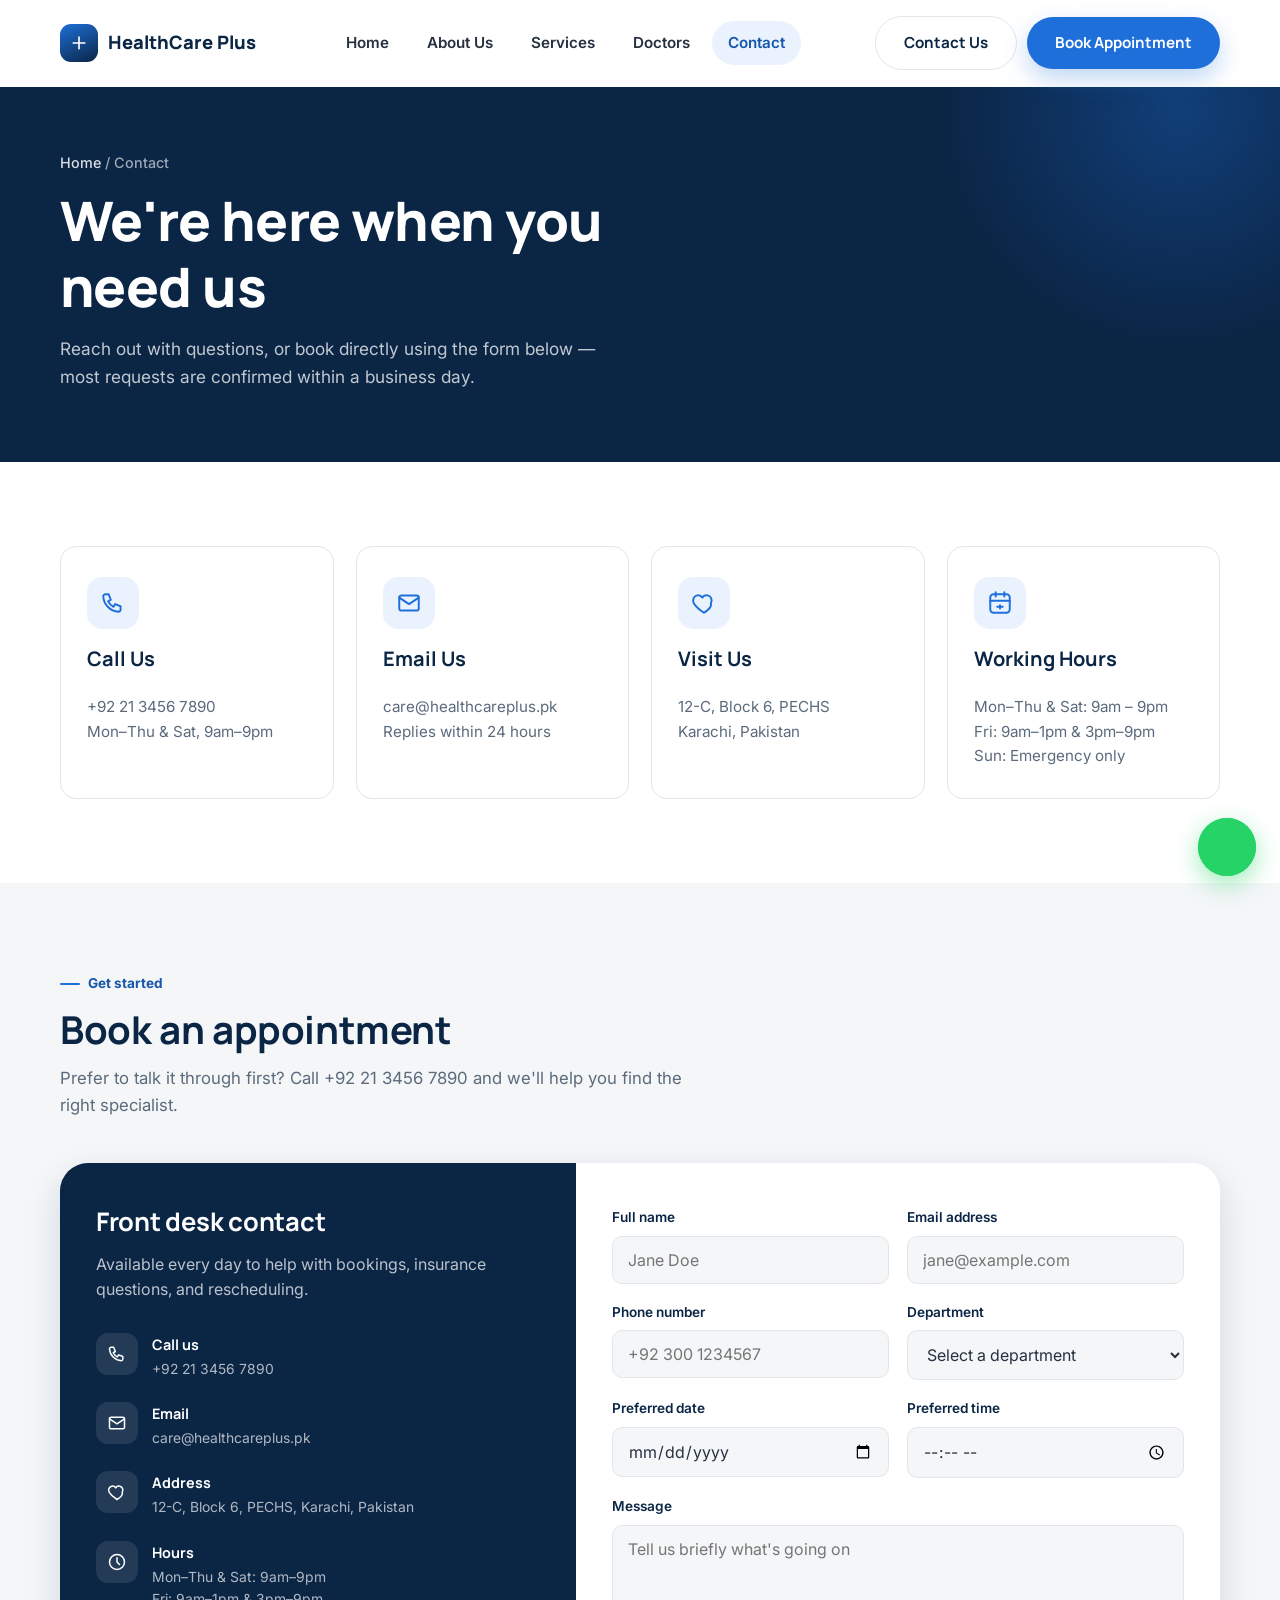
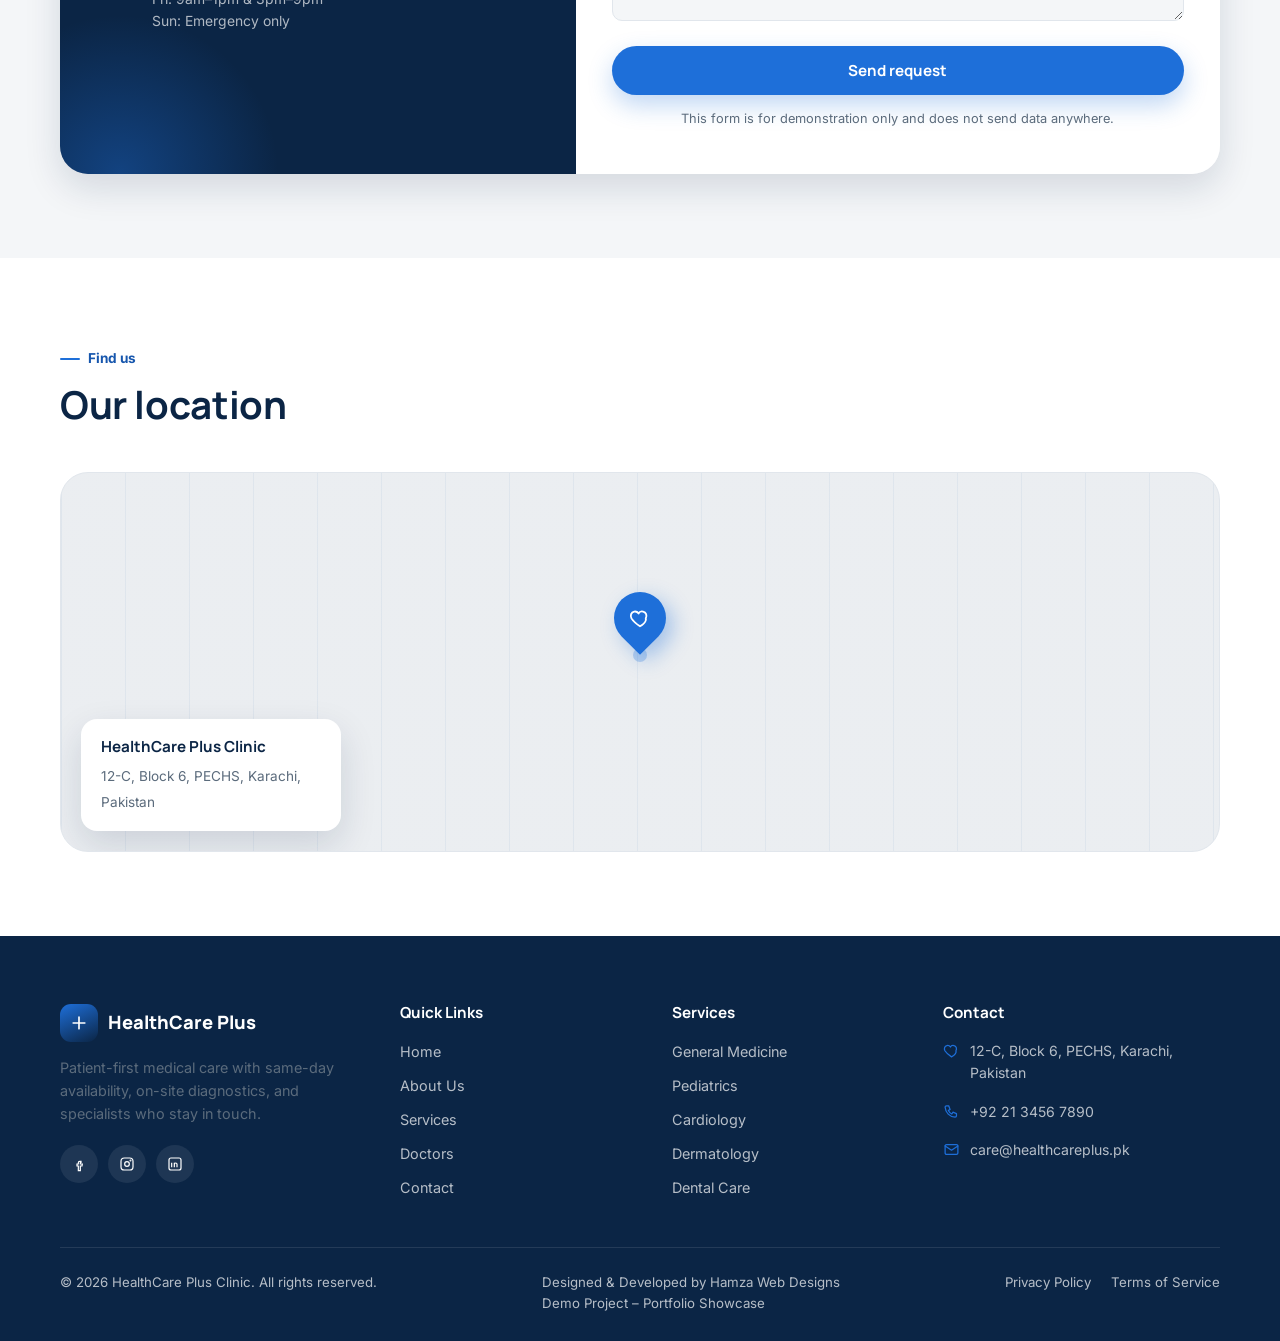
<file: contact.html>
<!DOCTYPE html>
<html lang="en">
<head>
<meta charset="UTF-8">
<meta name="viewport" content="width=device-width, initial-scale=1.0">
<title>Contact Us — HealthCare Plus Clinic | Karachi</title>
<meta name="description" content="Get in touch with HealthCare Plus Clinic in Karachi or book an appointment online.">
<link rel="stylesheet" href="css/style.css">
</head>
<body>

<header class="nav">
  <div class="nav-inner">
    <a href="index.html" class="brand">
      <span class="brand-mark"><svg viewBox="0 0 24 24" fill="none" stroke="#fff" stroke-width="2" stroke-linecap="round"><path d="M12 5v14M5 12h14"/></svg></span>
      HealthCare Plus
    </a>
    <nav class="nav-links" aria-label="Primary">
      <a href="index.html">Home</a>
      <a href="about.html">About Us</a>
      <a href="services.html">Services</a>
      <a href="doctors.html">Doctors</a>
      <a href="contact.html" class="is-active">Contact</a>
    </nav>
    <div class="nav-cta">
      <a href="contact.html" class="btn btn-outline">Contact Us</a>
      <a href="contact.html#appointment" class="btn btn-primary">Book Appointment</a>
    </div>
    <button class="nav-toggle" aria-label="Toggle menu" aria-expanded="false"><span></span><span></span><span></span></button>
  </div>
  <div class="mobile-menu">
    <div class="mobile-menu-inner">
      <a href="index.html">Home</a>
      <a href="about.html">About Us</a>
      <a href="services.html">Services</a>
      <a href="doctors.html">Doctors</a>
      <a href="contact.html" class="is-active">Contact</a>
      <a href="contact.html#appointment" class="btn btn-primary btn-block">Book Appointment</a>
    </div>
  </div>
</header>

<section class="page-header">
  <div class="container">
    <div class="eyebrow-path"><a href="index.html">Home</a> / Contact</div>
    <h1>We're here when you need us</h1>
    <p>Reach out with questions, or book directly using the form below — most requests are confirmed within a business day.</p>
  </div>
</section>

<section class="section">
  <div class="container">
    <div class="grid grid--4">
      <div class="card contact-info-card">
        <div class="icon-circle"><svg viewBox="0 0 24 24" fill="none" stroke="#1E6FD9" stroke-width="1.8" stroke-linecap="round" stroke-linejoin="round"><path d="M5 4h3l2 5-2.5 1.5a11 11 0 0 0 5 5L14 13l5 2v3a2 2 0 0 1-2 2A15 15 0 0 1 3 6a2 2 0 0 1 2-2z"/></svg></div>
        <h3>Call Us</h3>
        <p>+92 21 3456 7890<br>Mon–Thu &amp; Sat, 9am–9pm</p>
      </div>
      <div class="card contact-info-card">
        <div class="icon-circle"><svg viewBox="0 0 24 24" fill="none" stroke="#1E6FD9" stroke-width="1.8" stroke-linecap="round" stroke-linejoin="round"><rect x="3" y="5" width="18" height="14" rx="2"/><path d="M3 7l9 6 9-6"/></svg></div>
        <h3>Email Us</h3>
        <p>care@healthcareplus.pk<br>Replies within 24 hours</p>
      </div>
      <div class="card contact-info-card">
        <div class="icon-circle"><svg viewBox="0 0 24 24" fill="none" stroke="#1E6FD9" stroke-width="1.8" stroke-linecap="round" stroke-linejoin="round"><path d="M12 21s-6.7-4.35-9.3-8.6C1 9.1 2.4 5.7 5.6 5c2-.45 3.7.4 4.9 2 .8-1.6 2.9-2.45 4.9-2 3.2.7 4.6 4.1 2.9 7.4C19.7 16.65 12 21 12 21z"/></svg></div>
        <h3>Visit Us</h3>
        <p>12-C, Block 6, PECHS<br>Karachi, Pakistan</p>
      </div>
      <div class="card contact-info-card">
        <div class="icon-circle"><svg viewBox="0 0 24 24" fill="none" stroke="#1E6FD9" stroke-width="1.8" stroke-linecap="round" stroke-linejoin="round"><rect x="3" y="4" width="18" height="17" rx="3"/><path d="M8 2v4M16 2v4M3 10h18M12 14v3M9.5 15.5h5"/></svg></div>
        <h3>Working Hours</h3>
        <p>Mon–Thu &amp; Sat: 9am – 9pm<br>Fri: 9am–1pm &amp; 3pm–9pm<br>Sun: Emergency only</p>
      </div>
    </div>
  </div>
</section>

<section class="section section--gray" id="appointment">
  <div class="container">
    <div class="section-head reveal">
      <span class="tag-eyebrow"><span class="bar"></span>Get started</span>
      <h2>Book an appointment</h2>
      <p>Prefer to talk it through first? Call +92 21 3456 7890 and we'll help you find the right specialist.</p>
    </div>
    <div class="appointment-wrap">
      <div class="appointment-info">
        <h2>Front desk contact</h2>
        <p>Available every day to help with bookings, insurance questions, and rescheduling.</p>
        <div class="info-row">
          <div class="icon-badge"><svg viewBox="0 0 24 24" fill="none" stroke="#fff" stroke-width="1.8" stroke-linecap="round" stroke-linejoin="round"><path d="M5 4h3l2 5-2.5 1.5a11 11 0 0 0 5 5L14 13l5 2v3a2 2 0 0 1-2 2A15 15 0 0 1 3 6a2 2 0 0 1 2-2z"/></svg></div>
          <div><strong>Call us</strong><span>+92 21 3456 7890</span></div>
        </div>
        <div class="info-row">
          <div class="icon-badge"><svg viewBox="0 0 24 24" fill="none" stroke="#fff" stroke-width="1.8" stroke-linecap="round" stroke-linejoin="round"><rect x="3" y="5" width="18" height="14" rx="2"/><path d="M3 7l9 6 9-6"/></svg></div>
          <div><strong>Email</strong><span>care@healthcareplus.pk</span></div>
        </div>
        <div class="info-row">
          <div class="icon-badge"><svg viewBox="0 0 24 24" fill="none" stroke="#fff" stroke-width="1.8" stroke-linecap="round" stroke-linejoin="round"><path d="M12 21s-6.7-4.35-9.3-8.6C1 9.1 2.4 5.7 5.6 5c2-.45 3.7.4 4.9 2 .8-1.6 2.9-2.45 4.9-2 3.2.7 4.6 4.1 2.9 7.4C19.7 16.65 12 21 12 21z"/></svg></div>
          <div><strong>Address</strong><span>12-C, Block 6, PECHS, Karachi, Pakistan</span></div>
        </div>
        <div class="info-row">
          <div class="icon-badge"><svg viewBox="0 0 24 24" fill="none" stroke="#fff" stroke-width="1.8" stroke-linecap="round" stroke-linejoin="round"><circle cx="12" cy="12" r="9"/><path d="M12 7v5l3 3"/></svg></div>
          <div><strong>Hours</strong><span>Mon–Thu &amp; Sat: 9am–9pm<br>Fri: 9am–1pm &amp; 3pm–9pm<br>Sun: Emergency only</span></div>
        </div>
      </div>
      <div class="appointment-form">
        <div class="form-success">
          <svg viewBox="0 0 24 24" fill="none" stroke="currentColor" stroke-width="2.4" stroke-linecap="round" stroke-linejoin="round"><path d="M4 12l5 5L20 6"/></svg>
          Request received — we'll confirm your slot by email shortly.
        </div>
        <form data-appointment-form>
          <div class="form-row two">
            <div class="field"><label for="c-name">Full name</label><input id="c-name" type="text" placeholder="Jane Doe" required></div>
            <div class="field"><label for="c-email">Email address</label><input id="c-email" type="email" placeholder="jane@example.com" required></div>
          </div>
          <div class="form-row two">
            <div class="field"><label for="c-phone">Phone number</label><input id="c-phone" type="tel" placeholder="+92 300 1234567" required></div>
            <div class="field"><label for="c-dept">Department</label>
              <select id="c-dept" required>
                <option value="">Select a department</option>
                <option>General Medicine</option>
                <option>Pediatrics</option>
                <option>Cardiology</option>
                <option>Dermatology</option>
                <option>Orthopedics</option>
                <option>Dental Care</option>
              </select>
            </div>
          </div>
          <div class="form-row two">
            <div class="field"><label for="c-date">Preferred date</label><input id="c-date" type="date" required></div>
            <div class="field"><label for="c-time">Preferred time</label><input id="c-time" type="time" required></div>
          </div>
          <div class="form-row">
            <div class="field"><label for="c-msg">Message</label><textarea id="c-msg" placeholder="Tell us briefly what's going on"></textarea></div>
          </div>
          <button type="submit" class="btn btn-primary btn-block">Send request</button>
          <p class="form-note">This form is for demonstration only and does not send data anywhere.</p>
        </form>
      </div>
    </div>
  </div>
</section>

<section class="section">
  <div class="container">
    <div class="section-head reveal">
      <span class="tag-eyebrow"><span class="bar"></span>Find us</span>
      <h2>Our location</h2>
    </div>
    <div class="map-block">
      <div class="map-pin">
        <div class="pin-drop"><svg viewBox="0 0 24 24" fill="none" stroke="#fff" stroke-width="2" stroke-linecap="round" stroke-linejoin="round"><path d="M12 21s-6.7-4.35-9.3-8.6C1 9.1 2.4 5.7 5.6 5c2-.45 3.7.4 4.9 2 .8-1.6 2.9-2.45 4.9-2 3.2.7 4.6 4.1 2.9 7.4C19.7 16.65 12 21 12 21z"/></svg></div>
        <div class="pin-pulse"></div>
      </div>
      <div class="map-card">
        <strong>HealthCare Plus Clinic</strong>
        <span>12-C, Block 6, PECHS, Karachi, Pakistan</span>
      </div>
    </div>
  </div>
</section>

<footer class="footer">
  <div class="container">
    <div class="footer-grid">
      <div class="footer-brand">
        <div class="brand">
          <span class="brand-mark"><svg viewBox="0 0 24 24" fill="none" stroke="#fff" stroke-width="2" stroke-linecap="round"><path d="M12 5v14M5 12h14"/></svg></span>
          HealthCare Plus
        </div>
        <p>Patient-first medical care with same-day availability, on-site diagnostics, and specialists who stay in touch.</p>
        <div class="social-row">
          <a href="#" aria-label="Facebook"><svg viewBox="0 0 24 24" fill="none" stroke="#fff" stroke-width="1.8"><path d="M15 8h-2a2 2 0 0 0-2 2v2H9v3h2v7h3v-7h2.5l.5-3H14v-1.5a1 1 0 0 1 1-1H15z"/></svg></a>
          <a href="#" aria-label="Instagram"><svg viewBox="0 0 24 24" fill="none" stroke="#fff" stroke-width="1.8"><rect x="3" y="3" width="18" height="18" rx="5"/><circle cx="12" cy="12" r="3.5"/><circle cx="17.2" cy="6.8" r="0.6"/></svg></a>
          <a href="#" aria-label="LinkedIn"><svg viewBox="0 0 24 24" fill="none" stroke="#fff" stroke-width="1.8"><rect x="3" y="3" width="18" height="18" rx="3"/><path d="M7 10v7M7 7v.01M11 17v-4.5a2 2 0 0 1 4 0V17M11 10v7"/></svg></a>
        </div>
      </div>
      <div>
        <h4>Quick Links</h4>
        <div class="footer-links">
          <a href="index.html">Home</a>
          <a href="about.html">About Us</a>
          <a href="services.html">Services</a>
          <a href="doctors.html">Doctors</a>
          <a href="contact.html">Contact</a>
        </div>
      </div>
      <div>
        <h4>Services</h4>
        <div class="footer-links">
          <a href="services.html">General Medicine</a>
          <a href="services.html">Pediatrics</a>
          <a href="services.html">Cardiology</a>
          <a href="services.html">Dermatology</a>
          <a href="services.html">Dental Care</a>
        </div>
      </div>
      <div>
        <h4>Contact</h4>
        <div class="footer-contact-item"><svg viewBox="0 0 24 24" fill="none" stroke="currentColor" stroke-width="1.8" stroke-linecap="round" stroke-linejoin="round"><path d="M12 21s-6.7-4.35-9.3-8.6C1 9.1 2.4 5.7 5.6 5c2-.45 3.7.4 4.9 2 .8-1.6 2.9-2.45 4.9-2 3.2.7 4.6 4.1 2.9 7.4C19.7 16.65 12 21 12 21z"/></svg><span>12-C, Block 6, PECHS, Karachi, Pakistan</span></div>
        <div class="footer-contact-item"><svg viewBox="0 0 24 24" fill="none" stroke="currentColor" stroke-width="1.8" stroke-linecap="round" stroke-linejoin="round"><path d="M5 4h3l2 5-2.5 1.5a11 11 0 0 0 5 5L14 13l5 2v3a2 2 0 0 1-2 2A15 15 0 0 1 3 6a2 2 0 0 1 2-2z"/></svg><span>+92 21 3456 7890</span></div>
        <div class="footer-contact-item"><svg viewBox="0 0 24 24" fill="none" stroke="currentColor" stroke-width="1.8" stroke-linecap="round" stroke-linejoin="round"><rect x="3" y="5" width="18" height="14" rx="2"/><path d="M3 7l9 6 9-6"/></svg><span>care@healthcareplus.pk</span></div>
      </div>
    </div>
    <div class="footer-bottom">
      <span>© 2026 HealthCare Plus Clinic. All rights reserved.</span>
      <span>Designed & Developed by Hamza Web Designs <br> Demo Project – Portfolio Showcase</span>
      <div class="footer-bottom-links"><a href="#">Privacy Policy</a><a href="#">Terms of Service</a></div>
    </div>
  </div>
</footer>

<a href="https://wa.me/923001234567" class="whatsapp-float" aria-label="Chat with us on WhatsApp" target="_blank" rel="noopener">
  <span class="ping"></span>
  <svg viewBox="0 0 24 24" fill="currentColor"><path d="M12 2a10 10 0 0 0-8.6 15.1L2 22l5.1-1.3A10 10 0 1 0 12 2zm5.6 14.2c-.2.7-1.4 1.3-2 1.4-.5.1-1.1.1-1.8-.1-.4-.1-.9-.3-1.6-.6-2.8-1.2-4.6-4-4.7-4.2-.1-.2-1.1-1.5-1.1-2.8 0-1.3.7-2 1-2.2.2-.2.5-.3.7-.3h.5c.2 0 .4 0 .6.4.2.5.7 1.7.8 1.8.1.2.1.4 0 .6-.1.2-.2.3-.3.5-.2.2-.3.3-.5.5-.2.2-.3.4-.1.7.2.3.7 1.2 1.6 1.9 1.1.9 1.9 1.2 2.2 1.4.3.1.5.1.6-.1.2-.2.7-.8.9-1.1.2-.3.4-.2.6-.1.2.1 1.5.7 1.8.8.3.1.5.2.5.3.1.2.1.6-.1 1.3z"/></svg>
</a>

<script src="js/script.js"></script>
</body>
</html>
</file>
<file: css/style.css>
/* ==========================================================================
   HealthCare Plus Clinic — Stylesheet
   ========================================================================== */

@import url('https://fonts.googleapis.com/css2?family=Manrope:wght@500;600;700;800&family=Inter:wght@400;500;600&display=swap');

:root {
  /* Color tokens */
  --navy:        #0B2545;
  --navy-soft:   #123262;
  --blue:        #1E6FD9;
  --blue-dark:   #1656AD;
  --blue-tint:   #EAF3FD;
  --blue-tint-2: #DCEBFB;
  --gray-bg:     #F4F6F8;
  --gray-line:   #E1E6EC;
  --text:        #26313F;
  --text-muted:  #5B6B7C;
  --white:       #FFFFFF;
  --teal:        #17A398;

  /* Type */
  --font-head: 'Manrope', sans-serif;
  --font-body: 'Inter', sans-serif;

  /* Shape */
  --radius-lg: 28px;
  --radius-md: 16px;
  --radius-sm: 10px;

  /* Shadow */
  --shadow-card: 0 6px 24px rgba(11, 37, 69, 0.08);
  --shadow-card-hover: 0 14px 36px rgba(11, 37, 69, 0.14);
  --shadow-nav: 0 2px 18px rgba(11, 37, 69, 0.08);
}

/* ---------- Reset ---------- */
* { margin: 0; padding: 0; box-sizing: border-box; }

html {
  scroll-behavior: smooth;
  font-size: 16px;
}

@media (prefers-reduced-motion: reduce) {
  html { scroll-behavior: auto; }
  *, *::before, *::after { animation-duration: 0.01ms !important; transition-duration: 0.01ms !important; }
}

body {
  font-family: var(--font-body);
  color: var(--text);
  background: var(--white);
  line-height: 1.6;
  -webkit-font-smoothing: antialiased;
  overflow-x: hidden;
}

img { max-width: 100%; display: block; }
a { text-decoration: none; color: inherit; }
ul { list-style: none; }
button { font-family: inherit; cursor: pointer; border: none; background: none; }
input, textarea, select { font-family: inherit; font-size: 1rem; }

h1, h2, h3, h4 {
  font-family: var(--font-head);
  color: var(--navy);
  line-height: 1.2;
  font-weight: 700;
}

h1 { font-size: clamp(2.1rem, 4.5vw, 3.4rem); font-weight: 800; letter-spacing: -0.01em; }
h2 { font-size: clamp(1.7rem, 3vw, 2.4rem); letter-spacing: -0.01em; }
h3 { font-size: 1.25rem; }

p { color: var(--text-muted); }

:focus-visible {
  outline: 2px solid var(--blue);
  outline-offset: 3px;
  border-radius: 4px;
}

.container {
  width: 100%;
  max-width: 1200px;
  margin: 0 auto;
  padding: 0 20px;
}

.section {
  padding: 84px 0;
}

.section--gray { background: var(--gray-bg); }
.section--navy { background: var(--navy); color: var(--white); }
.section--navy h2, .section--navy h3 { color: var(--white); }
.section--navy p { color: rgba(255,255,255,0.72); }

.section-head {
  max-width: 640px;
  margin-bottom: 44px;
}

.section-head p { margin-top: 12px; font-size: 1.05rem; }

.section-head--center { margin-left: auto; margin-right: auto; text-align: center; }

/* ---------- Buttons ---------- */
.btn {
  display: inline-flex;
  align-items: center;
  justify-content: center;
  gap: 8px;
  padding: 14px 28px;
  border-radius: 50px;
  font-family: var(--font-head);
  font-weight: 700;
  font-size: 0.95rem;
  transition: transform 0.25s ease, box-shadow 0.25s ease, background 0.25s ease;
  white-space: nowrap;
}

.btn-primary {
  background: var(--blue);
  color: var(--white);
  box-shadow: 0 10px 24px rgba(30, 111, 217, 0.28);
}
.btn-primary:hover { background: var(--blue-dark); transform: translateY(-2px); box-shadow: 0 14px 30px rgba(30, 111, 217, 0.34); }

.btn-outline {
  background: transparent;
  color: var(--navy);
  border: 1.5px solid var(--gray-line);
}
.btn-outline:hover { border-color: var(--blue); color: var(--blue); transform: translateY(-2px); }

.btn-outline-light {
  background: transparent;
  color: var(--white);
  border: 1.5px solid rgba(255,255,255,0.4);
}
.btn-outline-light:hover { border-color: var(--white); background: rgba(255,255,255,0.08); }

.btn-block { width: 100%; }

/* ---------- Navigation ---------- */
.nav {
  position: sticky;
  top: 0;
  z-index: 100;
  background: rgba(255,255,255,0.92);
  backdrop-filter: blur(10px);
  border-bottom: 1px solid transparent;
  transition: box-shadow 0.3s ease, border-color 0.3s ease;
}

.nav.is-scrolled {
  box-shadow: var(--shadow-nav);
  border-color: var(--gray-line);
}

.nav-inner {
  display: flex;
  align-items: center;
  justify-content: space-between;
  padding: 16px 20px;
  max-width: 1200px;
  margin: 0 auto;
}

.brand {
  display: flex;
  align-items: center;
  gap: 10px;
  font-family: var(--font-head);
  font-weight: 800;
  font-size: 1.15rem;
  color: var(--navy);
}

.brand-mark {
  width: 38px;
  height: 38px;
  border-radius: 11px;
  background: linear-gradient(155deg, var(--blue) 0%, var(--navy) 100%);
  display: flex;
  align-items: center;
  justify-content: center;
  flex-shrink: 0;
}

.brand-mark svg { width: 20px; height: 20px; }

.nav-links {
  display: none;
  align-items: center;
  gap: 6px;
}

.nav-links a {
  padding: 10px 16px;
  border-radius: 50px;
  font-weight: 600;
  font-size: 0.95rem;
  color: var(--text);
  transition: background 0.2s ease, color 0.2s ease;
}

.nav-links a:hover { background: var(--blue-tint); color: var(--blue-dark); }
.nav-links a.is-active { background: var(--blue-tint); color: var(--blue-dark); }

.nav-cta { display: none; align-items: center; gap: 10px; }

.nav-toggle {
  display: flex;
  flex-direction: column;
  gap: 5px;
  padding: 8px;
}
.nav-toggle span {
  width: 22px;
  height: 2px;
  background: var(--navy);
  border-radius: 2px;
  transition: transform 0.25s ease, opacity 0.25s ease;
}
.nav-toggle.is-open span:nth-child(1) { transform: translateY(7px) rotate(45deg); }
.nav-toggle.is-open span:nth-child(2) { opacity: 0; }
.nav-toggle.is-open span:nth-child(3) { transform: translateY(-7px) rotate(-45deg); }

.mobile-menu {
  max-height: 0;
  overflow: hidden;
  background: var(--white);
  border-bottom: 1px solid var(--gray-line);
  transition: max-height 0.35s ease;
}
.mobile-menu.is-open { max-height: 480px; }
.mobile-menu-inner { padding: 8px 20px 22px; display: flex; flex-direction: column; gap: 4px; }
.mobile-menu a {
  padding: 12px 6px;
  font-weight: 600;
  border-bottom: 1px solid var(--gray-line);
}
.mobile-menu a.is-active { color: var(--blue); }
.mobile-menu .btn { margin-top: 14px; }

@media (min-width: 960px) {
  .nav-links { display: flex; }
  .nav-cta { display: flex; }
  .nav-toggle { display: none; }
  .mobile-menu { display: none; }
}

/* ---------- Page header (inner pages) ---------- */
.page-header {
  background: var(--navy);
  padding: 64px 0 72px;
  position: relative;
  overflow: hidden;
}
.page-header::after {
  content: "";
  position: absolute;
  width: 480px;
  height: 480px;
  border-radius: 50%;
  background: radial-gradient(circle, rgba(30,111,217,0.35) 0%, rgba(30,111,217,0) 70%);
  top: -220px;
  right: -140px;
}
.page-header .eyebrow-path {
  color: rgba(255,255,255,0.6);
  font-size: 0.9rem;
  margin-bottom: 14px;
  font-weight: 500;
}
.page-header .eyebrow-path a { color: rgba(255,255,255,0.85); }
.page-header .eyebrow-path a:hover { text-decoration: underline; }
.page-header h1 { color: var(--white); max-width: 680px; }
.page-header p { color: rgba(255,255,255,0.75); max-width: 560px; margin-top: 16px; font-size: 1.08rem; }

/* ---------- Hero (home) ---------- */
.hero {
  padding: 56px 0 90px;
  background: linear-gradient(180deg, var(--blue-tint) 0%, var(--white) 65%);
  position: relative;
  overflow: hidden;
}

.hero-grid {
  display: grid;
  grid-template-columns: 1fr;
  gap: 48px;
  align-items: center;
}

.hero-badge {
  display: inline-flex;
  align-items: center;
  gap: 8px;
  background: var(--white);
  border: 1px solid var(--gray-line);
  padding: 8px 16px 8px 8px;
  border-radius: 50px;
  font-size: 0.85rem;
  font-weight: 600;
  color: var(--navy);
  box-shadow: var(--shadow-card);
  margin-bottom: 22px;
}
.hero-badge .dot { width: 26px; height: 26px; border-radius: 50%; background: var(--teal); display: flex; align-items: center; justify-content: center; }
.hero-badge .dot svg { width: 14px; height: 14px; }

.hero h1 { margin-bottom: 20px; }
.hero .lead { font-size: 1.12rem; max-width: 480px; margin-bottom: 32px; }

.hero-actions {
  display: flex;
  flex-wrap: wrap;
  gap: 14px;
  margin-bottom: 40px;
}

.hero-trust {
  display: flex;
  align-items: center;
  gap: 16px;
}
.hero-trust .avatars { display: flex; }
.hero-trust .avatars span {
  width: 38px; height: 38px; border-radius: 50%;
  border: 2.5px solid var(--white);
  margin-left: -12px;
  background: var(--blue-tint-2);
  display: flex; align-items: center; justify-content: center;
  font-family: var(--font-head); font-weight: 700; font-size: 0.8rem; color: var(--blue-dark);
}
.hero-trust .avatars span:first-child { margin-left: 0; }
.hero-trust-text { font-size: 0.88rem; color: var(--text-muted); line-height: 1.35; }
.hero-trust-text strong { color: var(--navy); }

.hero-visual { position: relative; }

.hero-visual-shape {
  border-radius: 42% 58% 65% 35% / 45% 45% 55% 55%;
  overflow: hidden;
  aspect-ratio: 4 / 4.6;
  box-shadow: var(--shadow-card-hover);
}
.hero-visual-shape img { width: 100%; height: 100%; object-fit: cover; }

.hero-float-card {
  position: absolute;
  bottom: -22px;
  left: -14px;
  background: var(--white);
  border-radius: var(--radius-md);
  box-shadow: var(--shadow-card-hover);
  padding: 18px 20px;
  display: flex;
  align-items: center;
  gap: 14px;
  max-width: 240px;
}
.hero-float-card .icon-badge { width: 44px; height: 44px; border-radius: 12px; background: var(--blue-tint); display: flex; align-items: center; justify-content: center; flex-shrink: 0; }
.hero-float-card .icon-badge svg { width: 22px; height: 22px; color: var(--blue); }
.hero-float-card strong { display: block; font-family: var(--font-head); color: var(--navy); font-size: 1.1rem; }
.hero-float-card span { font-size: 0.82rem; color: var(--text-muted); }

.hero-float-card--top {
  position: absolute;
  top: 24px;
  right: -18px;
  bottom: auto;
  left: auto;
  max-width: 190px;
}

/* ---------- Mobile Hero Floating Card Fix ---------- */
@media (max-width: 859px) {
  .hero-float-card--top {
    top: 0;
    right: -6px;
    transform: scale(0.82);
    transform-origin: top right;
  }
}


@media (min-width: 860px) {
  .hero-grid { grid-template-columns: 1.05fr 0.95fr; }
  .hero .lead { max-width: 460px; }
}

/* ---------- Icon badges ---------- */
.icon-circle {
  width: 52px;
  height: 52px;
  border-radius: 15px;
  background: var(--blue-tint);
  display: flex;
  align-items: center;
  justify-content: center;
  margin-bottom: 18px;
}
.icon-circle svg { width: 26px; height: 26px; color: var(--blue); }

/* ---------- Cards grid: Services ---------- */
.grid {
  display: grid;
  gap: 22px;
  grid-template-columns: 1fr;
}

@media (min-width: 620px) { .grid--2 { grid-template-columns: 1fr 1fr; } }
@media (min-width: 860px) {
  .grid--3 { grid-template-columns: repeat(3, 1fr); }
  .grid--4 { grid-template-columns: repeat(4, 1fr); }
}

.card {
  background: var(--white);
  border: 1px solid var(--gray-line);
  border-radius: var(--radius-md);
  padding: 30px 26px;
  transition: transform 0.3s ease, box-shadow 0.3s ease, border-color 0.3s ease;
}
.card:hover { transform: translateY(-6px); box-shadow: var(--shadow-card-hover); border-color: transparent; }
.card h3 { margin-bottom: 10px; }
.card p { font-size: 0.95rem; }

.card-link {
  display: inline-flex;
  align-items: center;
  gap: 6px;
  margin-top: 16px;
  font-weight: 700;
  font-size: 0.9rem;
  color: var(--blue);
}

.service-card-foot {
  margin-top: 16px;
  padding-top: 14px;
  border-top: 1px solid var(--gray-line);
  font-size: 0.82rem;
  color: var(--text-muted);
  display: flex;
  justify-content: space-between;
}

/* ---------- Doctors ---------- */
.doctor-scroll {
  display: flex;
  gap: 22px;
  overflow-x: auto;
  padding-bottom: 12px;
  scroll-snap-type: x proximity;
  margin: 0 -20px;
  padding-left: 20px;
  padding-right: 20px;
}
.doctor-scroll::-webkit-scrollbar { height: 6px; }
.doctor-scroll::-webkit-scrollbar-thumb { background: var(--gray-line); border-radius: 4px; }

.doctor-card {
  flex: 0 0 250px;
  scroll-snap-align: start;
  background: var(--white);
  border: 1px solid var(--gray-line);
  border-radius: var(--radius-md);
  overflow: hidden;
  transition: transform 0.3s ease, box-shadow 0.3s ease;
}
.doctor-card:hover { transform: translateY(-6px); box-shadow: var(--shadow-card-hover); }
.doctor-photo { aspect-ratio: 4/4.3; overflow: hidden; background: var(--blue-tint); }
.doctor-photo img { width: 100%; height: 100%; object-fit: cover; }
.doctor-body { padding: 18px 18px 20px; }
.doctor-specialty { display: inline-block; font-size: 0.76rem; font-weight: 700; color: var(--blue-dark); background: var(--blue-tint); padding: 4px 10px; border-radius: 50px; margin-bottom: 10px; }
.doctor-body h3 { margin-bottom: 3px; font-size: 1.08rem; }
.doctor-body .cred { font-size: 0.85rem; color: var(--text-muted); margin-bottom: 12px; }
.doctor-meta { display: flex; align-items: center; gap: 6px; font-size: 0.82rem; color: var(--text-muted); margin-bottom: 4px; }
.doctor-meta svg { width: 15px; height: 15px; color: var(--blue); flex-shrink: 0; }

.doctors-grid .doctor-card { flex: unset; }

/* ---------- Why choose us ---------- */
.why-grid { display: grid; grid-template-columns: 1fr; gap: 48px; align-items: center; }
@media (min-width: 860px) { .why-grid { grid-template-columns: 0.95fr 1.05fr; } }

.why-image { border-radius: var(--radius-lg); overflow: hidden; box-shadow: var(--shadow-card); }
.why-image img { width: 100%; aspect-ratio: 5/4.4; object-fit: cover; }

.check-list { display: flex; flex-direction: column; gap: 20px; }
.check-item { display: flex; gap: 16px; align-items: flex-start; }
.check-item .tick {
  width: 30px; height: 30px; border-radius: 50%;
  background: var(--teal);
  display: flex; align-items: center; justify-content: center;
  flex-shrink: 0; margin-top: 2px;
}
.check-item .tick svg { width: 15px; height: 15px; color: var(--white); }
.check-item h4 { font-family: var(--font-head); color: var(--navy); font-size: 1.02rem; margin-bottom: 4px; }
.check-item p { font-size: 0.93rem; }

/* ---------- Stats band ---------- */
.stats-band {
  background: var(--navy);
  padding: 56px 0;
  position: relative;
  overflow: hidden;
}
.stats-band::before {
  content: "";
  position: absolute;
  inset: 0;
  background: radial-gradient(600px circle at 15% 30%, rgba(30,111,217,0.28), transparent 60%),
              radial-gradient(600px circle at 85% 70%, rgba(23,163,152,0.22), transparent 60%);
}
.stats-grid {
  position: relative;
  display: grid;
  grid-template-columns: repeat(2, 1fr);
  gap: 32px;
  text-align: center;
}
@media (min-width: 760px) { .stats-grid { grid-template-columns: repeat(4, 1fr); } }
.stat-num {
  font-family: var(--font-head);
  font-weight: 800;
  font-size: clamp(2rem, 4vw, 2.6rem);
  color: var(--white);
  margin-bottom: 6px;
}
.stat-label { color: rgba(255,255,255,0.7); font-size: 0.92rem; }

/* ---------- Testimonials ---------- */
.testimonial-card {
  background: var(--white);
  border: 1px solid var(--gray-line);
  border-radius: var(--radius-md);
  padding: 30px 26px;
  position: relative;
}
.testimonial-quote-mark {
  font-family: var(--font-head);
  font-size: 3.4rem;
  color: var(--blue-tint-2);
  line-height: 1;
  font-weight: 800;
  margin-bottom: 6px;
}
.testimonial-card p.quote { color: var(--text); font-size: 0.98rem; margin-bottom: 22px; }
.testimonial-person { display: flex; align-items: center; gap: 12px; }
.testimonial-avatar {
  width: 42px; height: 42px; border-radius: 50%;
  background: var(--blue-tint); color: var(--blue-dark);
  display: flex; align-items: center; justify-content: center;
  font-family: var(--font-head); font-weight: 700; font-size: 0.85rem;
}
.testimonial-person strong { display: block; color: var(--navy); font-size: 0.92rem; }
.testimonial-person span { font-size: 0.8rem; color: var(--text-muted); }
.stars { display: flex; gap: 2px; margin-bottom: 12px; }
.stars svg { width: 15px; height: 15px; color: #F5A623; }

/* ---------- Appointment form ---------- */
.appointment-wrap {
  display: grid;
  grid-template-columns: 1fr;
  border-radius: var(--radius-lg);
  overflow: hidden;
  box-shadow: var(--shadow-card-hover);
}
@media (min-width: 900px) { .appointment-wrap { grid-template-columns: 1fr 1.25fr; } }

.appointment-info {
  background: var(--navy);
  color: var(--white);
  padding: 44px 36px;
  position: relative;
  overflow: hidden;
}
.appointment-info::after {
  content: "";
  position: absolute;
  width: 320px; height: 320px; border-radius: 50%;
  background: radial-gradient(circle, rgba(30,111,217,0.4), transparent 70%);
  bottom: -160px; left: -100px;
}
.appointment-info h2 { color: var(--white); font-size: 1.6rem; margin-bottom: 14px; }
.appointment-info p { color: rgba(255,255,255,0.72); margin-bottom: 30px; }

.info-row { display: flex; gap: 14px; align-items: flex-start; margin-bottom: 22px; position: relative; }
.info-row .icon-badge { width: 42px; height: 42px; border-radius: 12px; background: rgba(255,255,255,0.1); display: flex; align-items: center; justify-content: center; flex-shrink: 0; }
.info-row .icon-badge svg { width: 20px; height: 20px; color: var(--white); }
.info-row strong { display: block; font-size: 0.9rem; color: var(--white); font-family: var(--font-head); margin-bottom: 2px; }
.info-row span, .info-row div { font-size: 0.87rem; color: rgba(255,255,255,0.68); }

.appointment-form { background: var(--white); padding: 44px 36px; }

.form-row { display: grid; grid-template-columns: 1fr; gap: 18px; margin-bottom: 18px; }
@media (min-width: 560px) { .form-row.two { grid-template-columns: 1fr 1fr; } }

.field label {
  display: block;
  font-size: 0.85rem;
  font-weight: 600;
  color: var(--navy);
  margin-bottom: 7px;
}
.field input, .field select, .field textarea {
  width: 100%;
  padding: 13px 15px;
  border: 1.5px solid var(--gray-line);
  border-radius: var(--radius-sm);
  background: var(--gray-bg);
  color: var(--text);
  transition: border-color 0.2s ease, background 0.2s ease;
}
.field input:focus, .field select:focus, .field textarea:focus {
  border-color: var(--blue);
  background: var(--white);
  outline: none;
}
.field textarea { resize: vertical; min-height: 96px; }

.form-note { font-size: 0.8rem; color: var(--text-muted); margin-top: 14px; text-align: center; }

.form-success {
  display: none;
  align-items: center;
  gap: 12px;
  background: #ECFAF3;
  border: 1px solid #B7EBD3;
  color: #12704A;
  padding: 14px 16px;
  border-radius: var(--radius-sm);
  font-size: 0.9rem;
  font-weight: 600;
  margin-bottom: 18px;
}
.form-success.is-visible { display: flex; }
.form-success svg { width: 18px; height: 18px; flex-shrink: 0; }

/* ---------- Map placeholder ---------- */
.map-block {
  border-radius: var(--radius-lg);
  overflow: hidden;
  position: relative;
  height: 380px;
  background:
    linear-gradient(0deg, rgba(11,37,69,0.04), rgba(11,37,69,0.04)),
    repeating-linear-gradient(90deg, #E7EDF3 0 1px, #F4F6F8 1px 64px),
    repeating-linear-gradient(0deg, #E7EDF3 0 1px, #F4F6F8 1px 64px);
  border: 1px solid var(--gray-line);
}
.map-pin {
  position: absolute;
  top: 50%; left: 50%;
  transform: translate(-50%, -100%);
  display: flex;
  flex-direction: column;
  align-items: center;
}
.map-pin .pin-drop {
  width: 52px; height: 52px; border-radius: 50% 50% 50% 0;
  background: var(--blue);
  transform: rotate(-45deg);
  display: flex; align-items: center; justify-content: center;
  box-shadow: 0 10px 20px rgba(30,111,217,0.35);
}
.map-pin .pin-drop svg { transform: rotate(45deg); width: 22px; height: 22px; color: var(--white); }
.map-pin .pin-pulse {
  width: 14px; height: 14px; border-radius: 50%;
  background: rgba(30,111,217,0.25);
  margin-top: 4px;
  animation: pulse 2.2s ease-out infinite;
}
@keyframes pulse {
  0% { transform: scale(1); opacity: 0.8; }
  100% { transform: scale(4); opacity: 0; }
}
.map-card {
  position: absolute;
  left: 20px; bottom: 20px;
  background: var(--white);
  padding: 16px 20px;
  border-radius: var(--radius-md);
  box-shadow: var(--shadow-card-hover);
  max-width: 260px;
}
.map-card strong { display: block; color: var(--navy); font-family: var(--font-head); font-size: 0.95rem; margin-bottom: 4px; }
.map-card span { font-size: 0.85rem; color: var(--text-muted); }

/* ---------- CTA banner ---------- */
.cta-banner {
  background: linear-gradient(135deg, var(--blue) 0%, var(--navy) 100%);
  border-radius: var(--radius-lg);
  padding: 52px 40px;
  display: flex;
  flex-direction: column;
  gap: 24px;
  align-items: flex-start;
  position: relative;
  overflow: hidden;
}
.cta-banner::after {
  content: "";
  position: absolute;
  width: 300px; height: 300px; border-radius: 50%;
  background: rgba(255,255,255,0.06);
  right: -100px; top: -100px;
}
.cta-banner h2 { color: var(--white); max-width: 480px; }
.cta-banner p { color: rgba(255,255,255,0.78); max-width: 460px; }
.cta-actions { display: flex; gap: 14px; flex-wrap: wrap; }
@media (min-width: 780px) {
  .cta-banner { flex-direction: row; align-items: center; justify-content: space-between; }
}

/* ---------- Footer ---------- */
.footer {
  background: var(--navy);
  color: rgba(255,255,255,0.7);
  padding: 68px 0 26px;
}
.footer-grid {
  display: grid;
  grid-template-columns: 1fr;
  gap: 40px;
  margin-bottom: 48px;
}
@media (min-width: 760px) { .footer-grid { grid-template-columns: 1.3fr 1fr 1fr 1.2fr; } }

.footer-brand .brand { color: var(--white); margin-bottom: 14px; }
.footer-brand p { font-size: 0.9rem; max-width: 280px; margin-bottom: 20px; }

.social-row { display: flex; gap: 10px; }
.social-row a {
  width: 38px; height: 38px; border-radius: 50%;
  background: rgba(255,255,255,0.08);
  display: flex; align-items: center; justify-content: center;
  transition: background 0.2s ease;
}
.social-row a:hover { background: var(--blue); }
.social-row svg { width: 16px; height: 16px; color: var(--white); }

.footer h4 { color: var(--white); font-size: 0.95rem; margin-bottom: 18px; }
.footer-links { display: flex; flex-direction: column; gap: 11px; }
.footer-links a { font-size: 0.9rem; transition: color 0.2s ease; }
.footer-links a:hover { color: var(--white); }

.footer-contact-item { display: flex; gap: 10px; margin-bottom: 16px; font-size: 0.88rem; align-items: flex-start; }
.footer-contact-item svg { width: 17px; height: 17px; color: var(--blue); flex-shrink: 0; margin-top: 2px; }

.footer-bottom {
  border-top: 1px solid rgba(255,255,255,0.1);
  padding-top: 24px;
  display: flex;
  flex-direction: column;
  gap: 12px;
  font-size: 0.83rem;
}
@media (min-width: 700px) { .footer-bottom { flex-direction: row; justify-content: space-between; } }
.footer-bottom-links { display: flex; gap: 20px; }

/* ---------- WhatsApp float button ---------- */
.whatsapp-float {
  position: fixed;
  bottom: 24px;
  right: 24px;
  width: 58px;
  height: 58px;
  border-radius: 50%;
  background: #25D366;
  display: flex;
  align-items: center;
  justify-content: center;
  box-shadow: 0 8px 24px rgba(37, 211, 102, 0.45);
  z-index: 90;
  transition: transform 0.25s ease;
}
.whatsapp-float:hover { transform: scale(1.08); }
.whatsapp-float svg { width: 28px; height: 28px; color: var(--white); }
.whatsapp-float .ping {
  position: absolute;
  inset: 0;
  border-radius: 50%;
  background: #25D366;
  animation: pulse-wa 2.4s ease-out infinite;
}
@keyframes pulse-wa {
  0% { transform: scale(1); opacity: 0.55; }
  100% { transform: scale(1.7); opacity: 0; }
}

/* ---------- Timeline (About) ---------- */
.timeline { position: relative; padding-left: 34px; }
.timeline::before {
  content: "";
  position: absolute;
  left: 10px; top: 6px; bottom: 6px;
  width: 2px;
  background: var(--gray-line);
}
.timeline-item { position: relative; padding-bottom: 36px; }
.timeline-item:last-child { padding-bottom: 0; }
.timeline-item::before {
  content: "";
  position: absolute;
  left: -34px; top: 4px;
  width: 22px; height: 22px;
  border-radius: 50%;
  background: var(--white);
  border: 3px solid var(--blue);
}
.timeline-year { font-family: var(--font-head); font-weight: 800; color: var(--blue); font-size: 0.95rem; margin-bottom: 4px; }
.timeline-item h4 { color: var(--navy); margin-bottom: 6px; }
.timeline-item p { font-size: 0.93rem; }

/* ---------- Steps (Services / booking process) ---------- */
.steps-grid { display: grid; grid-template-columns: 1fr; gap: 26px; }
@media (min-width: 860px) { .steps-grid { grid-template-columns: repeat(4, 1fr); } }
.step-card { position: relative; padding-top: 8px; }
.step-num {
  font-family: var(--font-head);
  font-weight: 800;
  font-size: 2.4rem;
  color: var(--blue-tint-2);
  margin-bottom: 6px;
  line-height: 1;
}
.step-card h4 { color: var(--navy); margin-bottom: 8px; font-size: 1.05rem; }
.step-card p { font-size: 0.9rem; }

/* ---------- Values / mission cards ---------- */
.value-card { text-align: left; }

/* ---------- Filter tabs (Doctors page) ---------- */
.filter-tabs { display: flex; flex-wrap: wrap; gap: 10px; margin-bottom: 40px; }
.filter-tab {
  padding: 10px 20px;
  border-radius: 50px;
  border: 1.5px solid var(--gray-line);
  font-weight: 600;
  font-size: 0.88rem;
  color: var(--text-muted);
  transition: all 0.2s ease;
}
.filter-tab:hover { border-color: var(--blue); color: var(--blue); }
.filter-tab.is-active { background: var(--blue); border-color: var(--blue); color: var(--white); }

.doctors-grid { display: grid; grid-template-columns: 1fr; gap: 26px; }
@media (min-width: 620px) { .doctors-grid { grid-template-columns: 1fr 1fr; } }
@media (min-width: 960px) { .doctors-grid { grid-template-columns: repeat(3, 1fr); } }
.doctors-grid .doctor-card[hidden] { display: none; }

/* ---------- Contact info cards ---------- */
.contact-info-card {
  display: flex;
  flex-direction: column;
  gap: 14px;
}
.contact-info-card .icon-circle { margin-bottom: 4px; }

/* ---------- Utility ---------- */
.mt-0 { margin-top: 0 !important; }
.text-center { text-align: center; }
.tag-eyebrow {
  display: inline-flex;
  align-items: center;
  gap: 8px;
  color: var(--blue-dark);
  font-weight: 700;
  font-size: 0.85rem;
  margin-bottom: 12px;
}
.tag-eyebrow .bar { width: 20px; height: 2px; background: var(--blue); border-radius: 2px; }

/* Reveal-on-scroll (single orchestrated moment, not per-card) */
.reveal { opacity: 0; transform: translateY(18px); transition: opacity 0.7s ease, transform 0.7s ease; }
.reveal.is-visible { opacity: 1; transform: translateY(0); }
</file>
